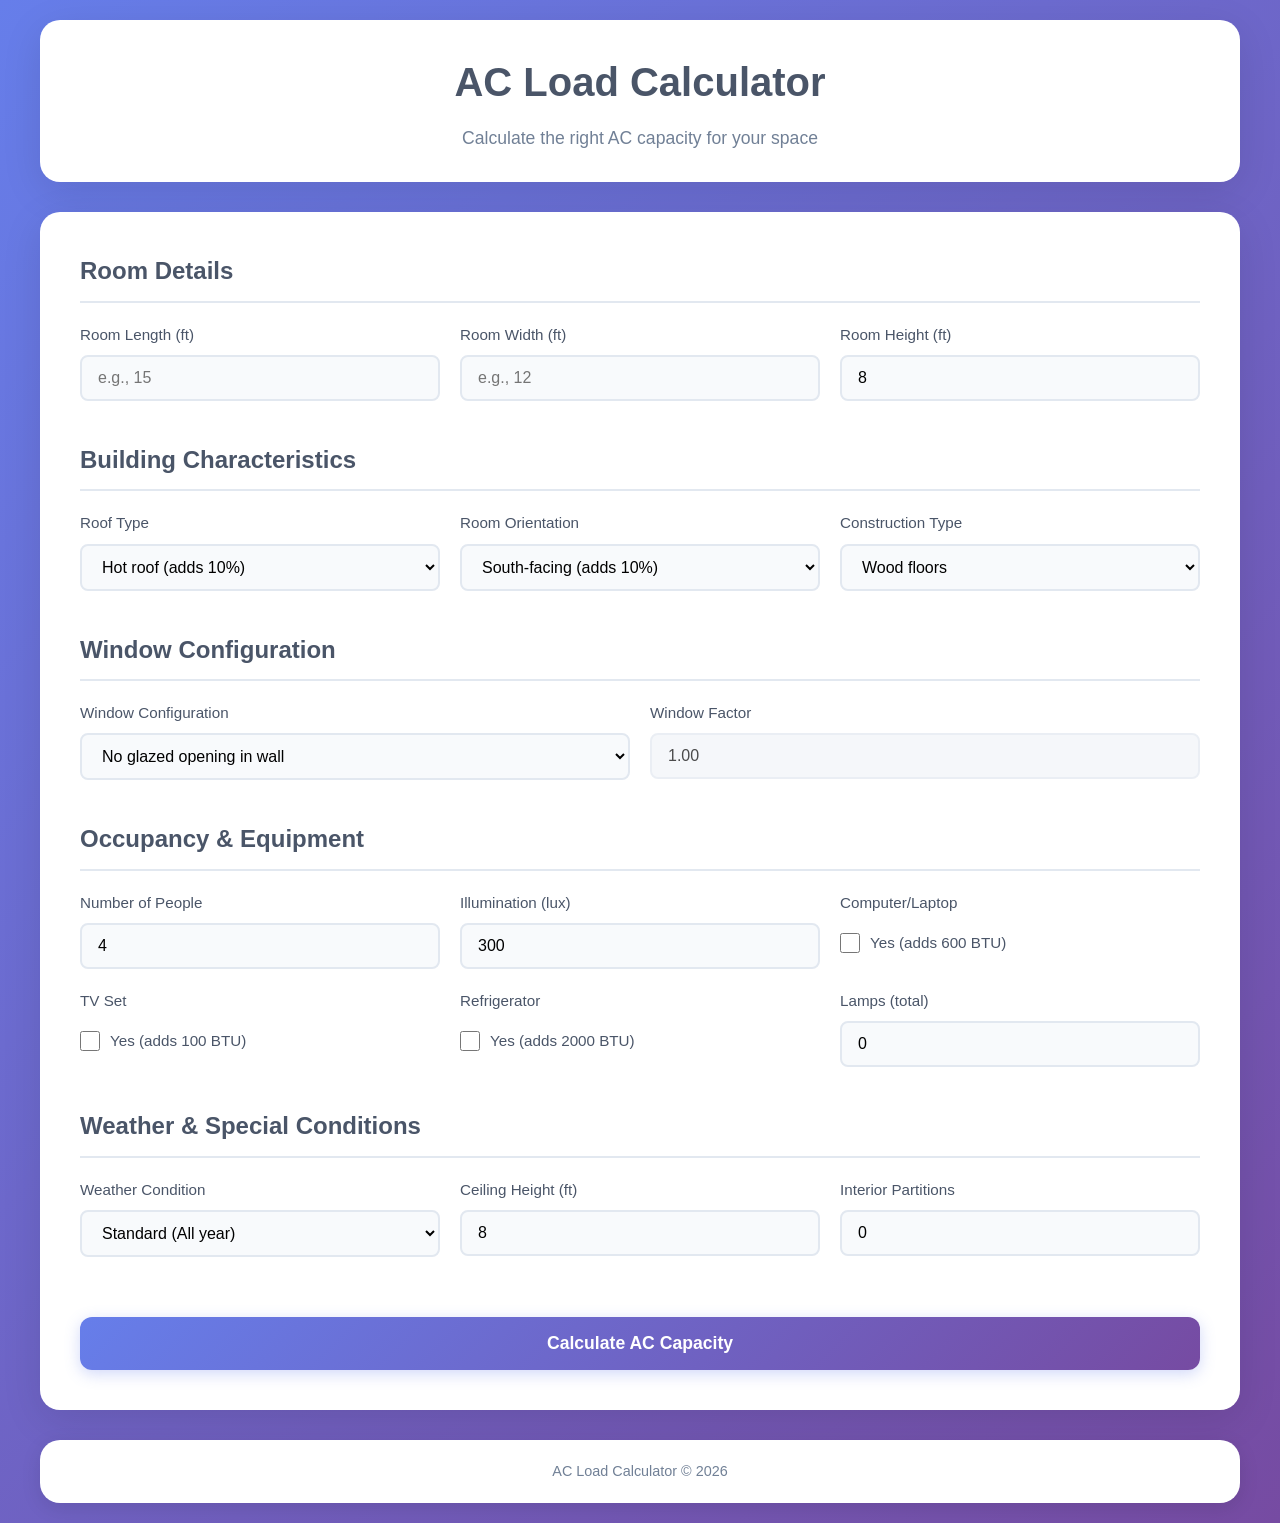
<file: ac-calculator/index.html>
<!DOCTYPE html>
<html lang="en">
<head>
  <meta charset="UTF-8">
  <meta name="viewport" content="width=device-width, initial-scale=1.0">
  <title>AC Load Calculator</title>
  <link rel="stylesheet" href="css/style.css">
</head>
<body>
  <div class="container">
    <header>
      <h1>AC Load Calculator</h1>
      <p>Calculate the right AC capacity for your space</p>
    </header>

    <main>
      <form class="calculator-form" id="calculator-form">
        <section class="form-section">
          <h2>Room Details</h2>
          <div class="form-row">
            <div class="form-group">
              <label for="room-length">Room Length (ft)</label>
              <input type="number" id="room-length" name="room-length" placeholder="e.g., 15" required>
            </div>
            <div class="form-group">
              <label for="room-width">Room Width (ft)</label>
              <input type="number" id="room-width" name="room-width" placeholder="e.g., 12" required>
            </div>
            <div class="form-group">
              <label for="room-height">Room Height (ft)</label>
              <input type="number" id="room-height" name="room-height" placeholder="e.g., 8" value="8" required>
            </div>
          </div>
        </section>

        <section class="form-section">
          <h2>Building Characteristics</h2>
          <div class="form-row">
            <div class="form-group">
              <label for="roof-type">Roof Type</label>
              <select id="roof-type" name="roof-type">
                <option value="hot">Hot roof (adds 10%)</option>
                <option value="shaded">Shaded roof (adds 5%)</option>
                <option value="enclosed">Enclosed space (adds 15%)</option>
              </select>
            </div>
            <div class="form-group">
              <label for="orientation">Room Orientation</label>
              <select id="orientation" name="orientation">
                <option value="south">South-facing (adds 10%)</option>
                <option value="north">North-facing (adds 10% once)</option>
                <option value="east">East-facing (adds 5%)</option>
                <option value="west">West-facing (adds 15%)</option>
                <option value="any">Any orientation</option>
              </select>
            </div>
            <div class="form-group">
              <label for="construction">Construction Type</label>
              <select id="construction" name="construction">
                <option value="wood">Wood floors</option>
                <option value="concrete">Concrete floors</option>
                <option value="insulated">Insulated roof</option>
                <option value="non-insulated">Non-insulated roof</option>
                <option value="glass">Glass wall</option>
                <option value="masonry">Masonry wall</option>
                <option value="double-glass">Double glass</option>
                <option value="single-glass">Single glass</option>
              </select>
            </div>
          </div>
        </section>

        <section class="form-section">
          <h2>Window Configuration</h2>
          <div class="form-row">
            <div class="form-group">
              <label for="window-config">Window Configuration</label>
              <select id="window-config" name="window-config">
                <option value="none">No glazed opening in wall</option>
                <option value="single-south">Single window on south/west side</option>
                <option value="single-north">Single window on north side</option>
                <option value="glazed-door">Glazed door/garage door</option>
                <option value="two-windows">Two windows on opposite walls (north/south)</option>
                <option value="multiple-windows">Three or more windows, or windows on east/west</option>
                <option value="skylight">Skylight</option>
                <option value="east-west">Window facing east/west</option>
              </select>
            </div>
            <div class="form-group">
              <label for="windows-factor">Window Factor</label>
              <input type="text" id="windows-factor" name="windows-factor" readonly placeholder="Calculated based on selection">
            </div>
          </div>
        </section>

        <section class="form-section">
          <h2>Occupancy & Equipment</h2>
          <div class="form-row">
            <div class="form-group">
              <label for="people-count">Number of People</label>
              <input type="number" id="people-count" name="people-count" placeholder="e.g., 4" value="4" required>
            </div>
            <div class="form-group">
              <label for="illumination">Illumination (lux)</label>
              <input type="number" id="illumination" name="illumination" placeholder="e.g., 300" value="300" required>
            </div>
            <div class="form-group">
              <label for="has-computer">Computer/Laptop</label>
              <div class="checkbox-group">
                <input type="checkbox" id="has-computer" name="has-computer">
                <label for="has-computer">Yes (adds 600 BTU)</label>
              </div>
            </div>
          </div>
          <div class="form-row">
            <div class="form-group">
              <label for="has-tv">TV Set</label>
              <div class="checkbox-group">
                <input type="checkbox" id="has-tv" name="has-tv">
                <label for="has-tv">Yes (adds 100 BTU)</label>
              </div>
            </div>
            <div class="form-group">
              <label for="has-fridge">Refrigerator</label>
              <div class="checkbox-group">
                <input type="checkbox" id="has-fridge" name="has-fridge">
                <label for="has-fridge">Yes (adds 2000 BTU)</label>
              </div>
            </div>
            <div class="form-group">
              <label for="has-lamps">Lamps (total)</label>
              <input type="number" id="has-lamps" name="has-lamps" placeholder="e.g., 10" value="0">
            </div>
          </div>
        </section>

        <section class="form-section">
          <h2>Weather & Special Conditions</h2>
          <div class="form-row">
            <div class="form-group">
              <label for="weather-condition">Weather Condition</label>
              <select id="weather-condition" name="weather-condition">
                <option value="standard">Standard (All year)</option>
                <option value="hot">Hot weather areas (climates above 85°F)</option>
                <option value="moderate">Moderate weather areas (45°F-85°F)</option>
                <option value="cold">Cold weather areas (below 45°F)</option>
              </select>
            </div>
            <div class="form-group">
              <label for="ceiling-height">Ceiling Height (ft)</label>
              <input type="number" id="ceiling-height" name="ceiling-height" placeholder="e.g., 8" value="8">
            </div>
            <div class="form-group">
              <label for="additional-partitions">Interior Partitions</label>
              <input type="number" id="additional-partitions" name="additional-partitions" placeholder="e.g., 1" value="0">
            </div>
          </div>
        </section>

        <button type="submit" class="calculate-btn">Calculate AC Capacity</button>
      </form>

      <section class="results-section" id="results-section">
        <div class="results-header">
          <h2>Calculated AC Capacity</h2>
        </div>

        <div class="capacity-display">
          <div class="capacity-value" id="capacity-value">---</div>
          <div class="capacity-unit">BTU</div>
        </div>

        <div class="recommendation" id="recommendation">
          Please fill in the form and click Calculate to see results.
        </div>

        <div class="specs-grid" id="specs-grid">
        </div>
      </section>
    </main>

    <footer>
      <p>AC Load Calculator &copy; 2026</p>
    </footer>
  </div>

  <script src="js/data.js"></script>
  <script src="js/app.js"></script>
</body>
</html>
</file>
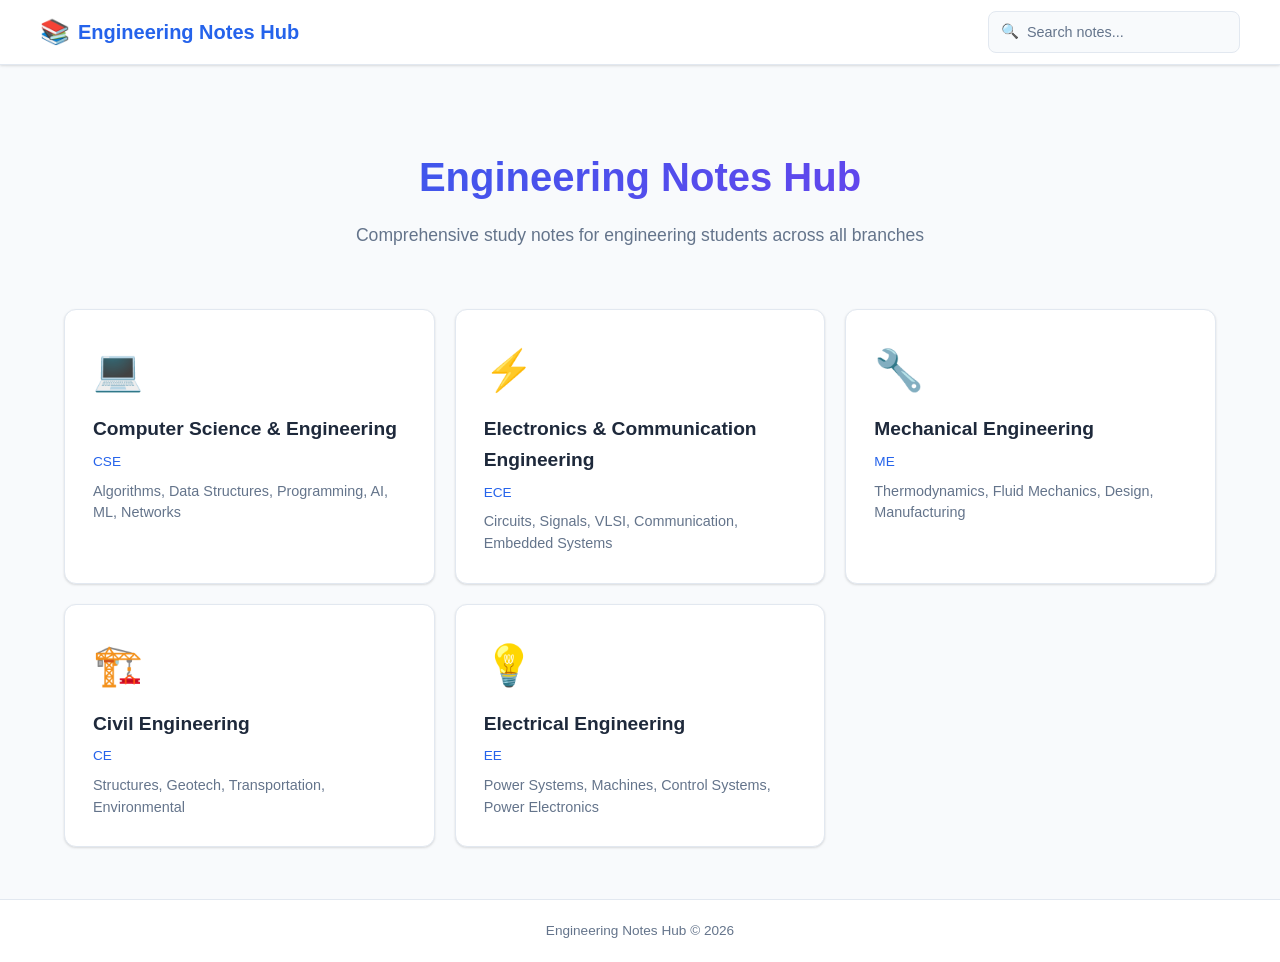
<file: engineering-notes/index.html>
<!DOCTYPE html>
<html lang="en">
<head>
  <meta charset="UTF-8">
  <meta name="viewport" content="width=device-width, initial-scale=1.0">
  <title>Engineering Notes Hub</title>
  <link rel="stylesheet" href="css/style.css">
</head>
<body>
  <header>
    <div class="container">
      <a href="#" class="logo"><span>📚</span> Engineering Notes Hub</a>
      <nav>
        <div class="search-bar">
          <span class="search-icon">🔍</span>
          <input type="text" id="search-input" placeholder="Search notes...">
        </div>
      </nav>
    </div>
  </header>

  <main>
    <div id="page-home" class="page active"></div>
    <div id="page-branch" class="page"></div>
    <div id="page-subject" class="page"></div>
    <div id="page-note" class="page"></div>
  </main>

  <footer>
    <p>Engineering Notes Hub &copy; 2026</p>
  </footer>

  <script src="js/data.js"></script>
  <script src="js/app.js"></script>
</body>
</html>
</file>
<file: ac-calculator/css/style.css>
* {
  margin: 0;
  padding: 0;
  box-sizing: border-box;
}

body {
  font-family: -apple-system, BlinkMacSystemFont, 'Segoe UI', Roboto, 'Helvetica Neue', Arial, sans-serif;
  background: linear-gradient(135deg, #667eea 0%, #764ba2 100%);
  color: #333;
  line-height: 1.6;
  min-height: 100vh;
  padding: 20px;
}

.container {
  max-width: 1200px;
  margin: 0 auto;
}

header {
  background: white;
  border-radius: 20px;
  padding: 30px;
  margin-bottom: 30px;
  box-shadow: 0 10px 40px rgba(0, 0, 0, 0.1);
  text-align: center;
}

header h1 {
  font-size: 2.5rem;
  font-weight: 700;
  color: #4a5568;
  margin-bottom: 10px;
}

header p {
  font-size: 1.1rem;
  color: #718096;
}

.calculator-form {
  background: white;
  border-radius: 20px;
  padding: 40px;
  margin-bottom: 30px;
  box-shadow: 0 10px 40px rgba(0, 0, 0, 0.1);
}

.form-section {
  margin-bottom: 40px;
}

.form-section h2 {
  font-size: 1.5rem;
  font-weight: 600;
  color: #4a5568;
  margin-bottom: 20px;
  padding-bottom: 10px;
  border-bottom: 2px solid #e2e8f0;
}

.form-row {
  display: grid;
  grid-template-columns: repeat(auto-fit, minmax(250px, 1fr));
  gap: 20px;
  margin-bottom: 20px;
}

.form-group {
  display: flex;
  flex-direction: column;
}

.form-group label {
  font-size: 0.95rem;
  font-weight: 500;
  color: #4a5568;
  margin-bottom: 8px;
}

.form-group input,
.form-group select {
  padding: 12px 16px;
  border: 2px solid #e2e8f0;
  border-radius: 8px;
  font-size: 1rem;
  transition: all 0.3s ease;
  background-color: #f8fafc;
}

.form-group input:focus,
.form-group select:focus {
  outline: none;
  border-color: #667eea;
  box-shadow: 0 0 0 3px rgba(102, 126, 234, 0.1);
  background-color: white;
}

.form-group input[readonly] {
  background-color: #f1f5f9;
  cursor: not-allowed;
  opacity: 0.7;
}

.checkbox-group {
  display: flex;
  align-items: center;
  gap: 10px;
  margin-top: 8px;
}

.checkbox-group input[type="checkbox"] {
  width: 20px;
  height: 20px;
  accent-color: #667eea;
  cursor: pointer;
}

.checkbox-group label {
  margin-bottom: 0;
  cursor: pointer;
  font-weight: normal;
}

.calculate-btn {
  background: linear-gradient(135deg, #667eea 0%, #764ba2 100%);
  color: white;
  border: none;
  padding: 16px 32px;
  font-size: 1.1rem;
  font-weight: 600;
  border-radius: 12px;
  cursor: pointer;
  transition: all 0.3s ease;
  box-shadow: 0 4px 15px rgba(102, 126, 234, 0.3);
  width: 100%;
  margin-top: 20px;
}

.calculate-btn:hover {
  transform: translateY(-2px);
  box-shadow: 0 6px 20px rgba(102, 126, 234, 0.4);
}

.calculate-btn:active {
  transform: translateY(0);
}

.results-section {
  background: white;
  border-radius: 20px;
  padding: 40px;
  margin-bottom: 30px;
  box-shadow: 0 10px 40px rgba(0, 0, 0, 0.1);
  display: none;
}

.results-section.show {
  display: block;
  animation: fadeIn 0.5s ease;
}

@keyframes fadeIn {
  from { opacity: 0; transform: translateY(20px); }
  to { opacity: 1; transform: translateY(0); }
}

.results-header {
  display: flex;
  align-items: center;
  justify-content: space-between;
  margin-bottom: 30px;
  padding-bottom: 20px;
  border-bottom: 2px solid #e2e8f0;
}

.results-header h2 {
  font-size: 2rem;
  font-weight: 700;
  color: #4a5568;
}

.capacity-display {
  background: linear-gradient(135deg, #f6f8fb 0%, #e9ecef 100%);
  border-radius: 16px;
  padding: 30px;
  margin-bottom: 30px;
  border: 2px solid #e2e8f0;
}

.capacity-value {
  font-size: 3.5rem;
  font-weight: 700;
  color: #667eea;
  margin-bottom: 10px;
}

.capacity-unit {
  font-size: 1.5rem;
  color: #718096;
}

.recommendation {
  padding: 20px;
  border-radius: 12px;
  margin-bottom: 20px;
  font-weight: 500;
}

.recommendation.good {
  background: #d4edda;
  color: #155724;
  border-left: 4px solid #28a745;
}

.recommendation.warning {
  background: #fff3cd;
  color: #856404;
  border-left: 4px solid #ffc107;
}

.recommendation.danger {
  background: #f8d7da;
  color: #721c24;
  border-left: 4px solid #dc3545;
}

.specs-grid {
  display: grid;
  grid-template-columns: repeat(auto-fit, minmax(250px, 1fr));
  gap: 20px;
  margin-top: 30px;
}

.spec-card {
  background: #f8fafc;
  border-radius: 12px;
  padding: 20px;
  border: 1px solid #e2e8f0;
}

.spec-card h3 {
  font-size: 1.1rem;
  font-weight: 600;
  color: #4a5568;
  margin-bottom: 10px;
}

.spec-value {
  font-size: 1.5rem;
  font-weight: 700;
  color: #667eea;
}

.spec-label {
  font-size: 0.9rem;
  color: #718096;
  margin-top: 5px;
}

footer {
  background: white;
  border-radius: 20px;
  padding: 20px;
  text-align: center;
  box-shadow: 0 5px 20px rgba(0, 0, 0, 0.1);
  color: #718096;
  font-size: 0.9rem;
}

@media (max-width: 768px) {
  body {
    padding: 10px;
  }

  header {
    padding: 20px;
  }

  header h1 {
    font-size: 2rem;
  }

  .calculator-form {
    padding: 20px;
  }

  .form-row {
    grid-template-columns: 1fr;
  }

  .results-header {
    flex-direction: column;
    gap: 20px;
    text-align: center;
  }

  .capacity-value {
    font-size: 2.5rem;
  }

  .specs-grid {
    grid-template-columns: 1fr;
  }
  }
}
</file>
<file: engineering-notes/css/style.css>
* {
  margin: 0;
  padding: 0;
  box-sizing: border-box;
}

:root {
  --primary: #2563eb;
  --primary-dark: #1d4ed8;
  --primary-light: #dbeafe;
  --bg: #f8fafc;
  --surface: #ffffff;
  --text: #1e293b;
  --text-muted: #64748b;
  --border: #e2e8f0;
  --radius: 12px;
  --shadow: 0 1px 3px rgba(0,0,0,0.08), 0 1px 2px rgba(0,0,0,0.06);
  --shadow-lg: 0 10px 25px rgba(0,0,0,0.1);
}

body {
  font-family: -apple-system, BlinkMacSystemFont, 'Segoe UI', Roboto, 'Helvetica Neue', Arial, sans-serif;
  background: var(--bg);
  color: var(--text);
  line-height: 1.6;
  min-height: 100vh;
  display: flex;
  flex-direction: column;
}

header {
  background: var(--surface);
  border-bottom: 1px solid var(--border);
  padding: 0 24px;
  position: sticky;
  top: 0;
  z-index: 100;
  box-shadow: var(--shadow);
}

header .container {
  max-width: 1200px;
  margin: 0 auto;
  display: flex;
  align-items: center;
  justify-content: space-between;
  height: 64px;
}

header .logo {
  font-size: 1.25rem;
  font-weight: 700;
  color: var(--primary);
  cursor: pointer;
  text-decoration: none;
  display: flex;
  align-items: center;
  gap: 8px;
}

header .logo span {
  font-size: 1.5rem;
}

nav {
  display: flex;
  align-items: center;
  gap: 16px;
}

.search-bar {
  display: flex;
  align-items: center;
  background: var(--bg);
  border: 1px solid var(--border);
  border-radius: 8px;
  padding: 8px 12px;
  gap: 8px;
  transition: border-color 0.2s;
}

.search-bar:focus-within {
  border-color: var(--primary);
  box-shadow: 0 0 0 3px var(--primary-light);
}

.search-bar input {
  border: none;
  background: none;
  outline: none;
  font-size: 0.9rem;
  min-width: 200px;
  color: var(--text);
}

.search-bar input::placeholder {
  color: var(--text-muted);
}

.search-bar .search-icon {
  color: var(--text-muted);
  font-size: 0.9rem;
}

main {
  flex: 1;
  max-width: 1200px;
  margin: 0 auto;
  padding: 32px 24px;
  width: 100%;
}

.page {
  display: none;
}

.page.active {
  display: block;
  animation: fadeIn 0.3s ease;
}

@keyframes fadeIn {
  from { opacity: 0; transform: translateY(10px); }
  to { opacity: 1; transform: translateY(0); }
}

/* Home Page */
.hero {
  text-align: center;
  padding: 48px 0 40px;
}

.hero h1 {
  font-size: 2.5rem;
  font-weight: 800;
  margin-bottom: 12px;
  background: linear-gradient(135deg, var(--primary), #7c3aed);
  -webkit-background-clip: text;
  -webkit-text-fill-color: transparent;
}

.hero p {
  font-size: 1.1rem;
  color: var(--text-muted);
  max-width: 600px;
  margin: 0 auto;
}

.branches-grid {
  display: grid;
  grid-template-columns: repeat(auto-fill, minmax(320px, 1fr));
  gap: 20px;
  padding: 20px 0;
}

.branch-card {
  background: var(--surface);
  border: 1px solid var(--border);
  border-radius: var(--radius);
  padding: 28px;
  cursor: pointer;
  transition: all 0.25s ease;
  box-shadow: var(--shadow);
}

.branch-card:hover {
  transform: translateY(-4px);
  box-shadow: var(--shadow-lg);
  border-color: var(--primary);
}

.branch-card .icon {
  font-size: 2.5rem;
  margin-bottom: 12px;
}

.branch-card h2 {
  font-size: 1.2rem;
  font-weight: 600;
  margin-bottom: 6px;
  color: var(--text);
}

.branch-card .short {
  font-size: 0.85rem;
  color: var(--primary);
  font-weight: 500;
  margin-bottom: 8px;
}

.branch-card p {
  font-size: 0.9rem;
  color: var(--text-muted);
  line-height: 1.5;
}

.section-header {
  display: flex;
  align-items: center;
  justify-content: space-between;
  margin-bottom: 16px;
}

.section-header h1 {
  font-size: 1.5rem;
  font-weight: 700;
}

.section-header .back-btn {
  display: flex;
  align-items: center;
  gap: 6px;
  background: none;
  border: none;
  color: var(--primary);
  cursor: pointer;
  font-size: 0.95rem;
  padding: 8px 12px;
  border-radius: 8px;
  transition: background 0.2s;
}

.section-header .back-btn:hover {
  background: var(--primary-light);
}

.branch-detail-header {
  background: var(--surface);
  border: 1px solid var(--border);
  border-radius: var(--radius);
  padding: 32px;
  margin-bottom: 24px;
  box-shadow: var(--shadow);
}

.branch-detail-header .icon {
  font-size: 3rem;
  margin-bottom: 12px;
}

.branch-detail-header h1 {
  font-size: 1.8rem;
  font-weight: 700;
  margin-bottom: 4px;
}

.branch-detail-header .description {
  color: var(--text-muted);
  font-size: 1rem;
}

.subjects-grid {
  display: grid;
  grid-template-columns: repeat(auto-fill, minmax(280px, 1fr));
  gap: 16px;
}

.subject-card {
  background: var(--surface);
  border: 1px solid var(--border);
  border-radius: var(--radius);
  padding: 24px;
  cursor: pointer;
  transition: all 0.25s ease;
  box-shadow: var(--shadow);
}

.subject-card:hover {
  transform: translateY(-2px);
  box-shadow: var(--shadow-lg);
  border-color: var(--primary);
}

.subject-card h3 {
  font-size: 1.05rem;
  font-weight: 600;
  margin-bottom: 4px;
}

.subject-card .code {
  font-size: 0.85rem;
  color: var(--primary);
  font-weight: 500;
  margin-bottom: 8px;
}

.subject-card .count {
  font-size: 0.85rem;
  color: var(--text-muted);
}

.notes-list {
  display: flex;
  flex-direction: column;
  gap: 12px;
}

.note-card {
  background: var(--surface);
  border: 1px solid var(--border);
  border-radius: var(--radius);
  padding: 20px 24px;
  cursor: pointer;
  transition: all 0.2s ease;
  box-shadow: var(--shadow);
  display: flex;
  align-items: center;
  justify-content: space-between;
}

.note-card:hover {
  border-color: var(--primary);
  box-shadow: var(--shadow-lg);
}

.note-card .note-info h3 {
  font-size: 1rem;
  font-weight: 600;
  margin-bottom: 4px;
}

.note-card .note-info .topics {
  display: flex;
  gap: 6px;
  flex-wrap: wrap;
}

.note-card .note-info .topic-tag {
  font-size: 0.8rem;
  background: var(--primary-light);
  color: var(--primary);
  padding: 2px 10px;
  border-radius: 12px;
  font-weight: 500;
}

.note-card .arrow {
  color: var(--text-muted);
  font-size: 1.2rem;
  transition: transform 0.2s;
}

.note-card:hover .arrow {
  transform: translateX(4px);
  color: var(--primary);
}

/* Note View */
.note-view-header {
  display: flex;
  align-items: center;
  gap: 12px;
  margin-bottom: 24px;
}

.note-view-header .back-btn {
  background: none;
  border: none;
  color: var(--text-muted);
  cursor: pointer;
  font-size: 1.2rem;
  padding: 8px;
  border-radius: 8px;
  transition: all 0.2s;
}

.note-view-header .back-btn:hover {
  background: var(--primary-light);
  color: var(--primary);
}

.note-view-header .note-meta h2 {
  font-size: 1.3rem;
  font-weight: 700;
}

.note-view-header .note-meta .breadcrumb {
  font-size: 0.85rem;
  color: var(--text-muted);
}

.note-content {
  background: var(--surface);
  border: 1px solid var(--border);
  border-radius: var(--radius);
  padding: 40px;
  box-shadow: var(--shadow);
  line-height: 1.8;
}

.note-content h1 {
  font-size: 1.8rem;
  font-weight: 700;
  margin-bottom: 24px;
  padding-bottom: 12px;
  border-bottom: 2px solid var(--primary-light);
}

.note-content h2 {
  font-size: 1.2rem;
  font-weight: 600;
  margin-top: 24px;
  margin-bottom: 12px;
  color: var(--primary-dark);
}

.note-content h3 {
  font-size: 1rem;
  font-weight: 600;
  margin-top: 16px;
  margin-bottom: 8px;
}

.note-content ul, .note-content ol {
  padding-left: 24px;
  margin-bottom: 12px;
}

.note-content li {
  margin-bottom: 4px;
}

.note-content p {
  margin-bottom: 12px;
}

.note-content table {
  width: 100%;
  border-collapse: collapse;
  margin: 16px 0;
  font-size: 0.9rem;
}

.note-content th, .note-content td {
  padding: 10px 14px;
  text-align: left;
  border: 1px solid var(--border);
}

.note-content th {
  background: var(--primary-light);
  color: var(--primary-dark);
  font-weight: 600;
}

.note-content td {
  background: var(--surface);
}

.note-content code {
  background: #f1f5f9;
  padding: 2px 6px;
  border-radius: 4px;
  font-size: 0.9em;
  font-family: 'SF Mono', 'Fira Code', monospace;
}

.note-content pre {
  background: #1e293b;
  color: #e2e8f0;
  padding: 16px 20px;
  border-radius: 8px;
  overflow-x: auto;
  margin: 12px 0;
  font-family: 'SF Mono', 'Fira Code', monospace;
  font-size: 0.9rem;
  line-height: 1.5;
}

.no-results {
  text-align: center;
  padding: 60px 20px;
  color: var(--text-muted);
}

.no-results .no-results-icon {
  font-size: 3rem;
  margin-bottom: 12px;
}

.no-results h3 {
  font-size: 1.2rem;
  margin-bottom: 6px;
}

footer {
  background: var(--surface);
  border-top: 1px solid var(--border);
  padding: 20px 24px;
  text-align: center;
  color: var(--text-muted);
  font-size: 0.85rem;
}

@media (max-width: 768px) {
  header .container {
    flex-wrap: wrap;
    height: auto;
    padding: 12px 0;
    gap: 12px;
  }

  .search-bar {
    width: 100%;
  }

  .search-bar input {
    min-width: 0;
    width: 100%;
  }

  .hero h1 {
    font-size: 1.8rem;
  }

  .branches-grid {
    grid-template-columns: 1fr;
  }

  .subjects-grid {
    grid-template-columns: 1fr;
  }

  .note-content {
    padding: 20px;
  }

  .note-content table {
    font-size: 0.8rem;
  }

  .note-content th, .note-content td {
    padding: 6px 8px;
  }

  main {
    padding: 16px;
  }
}
</file>
